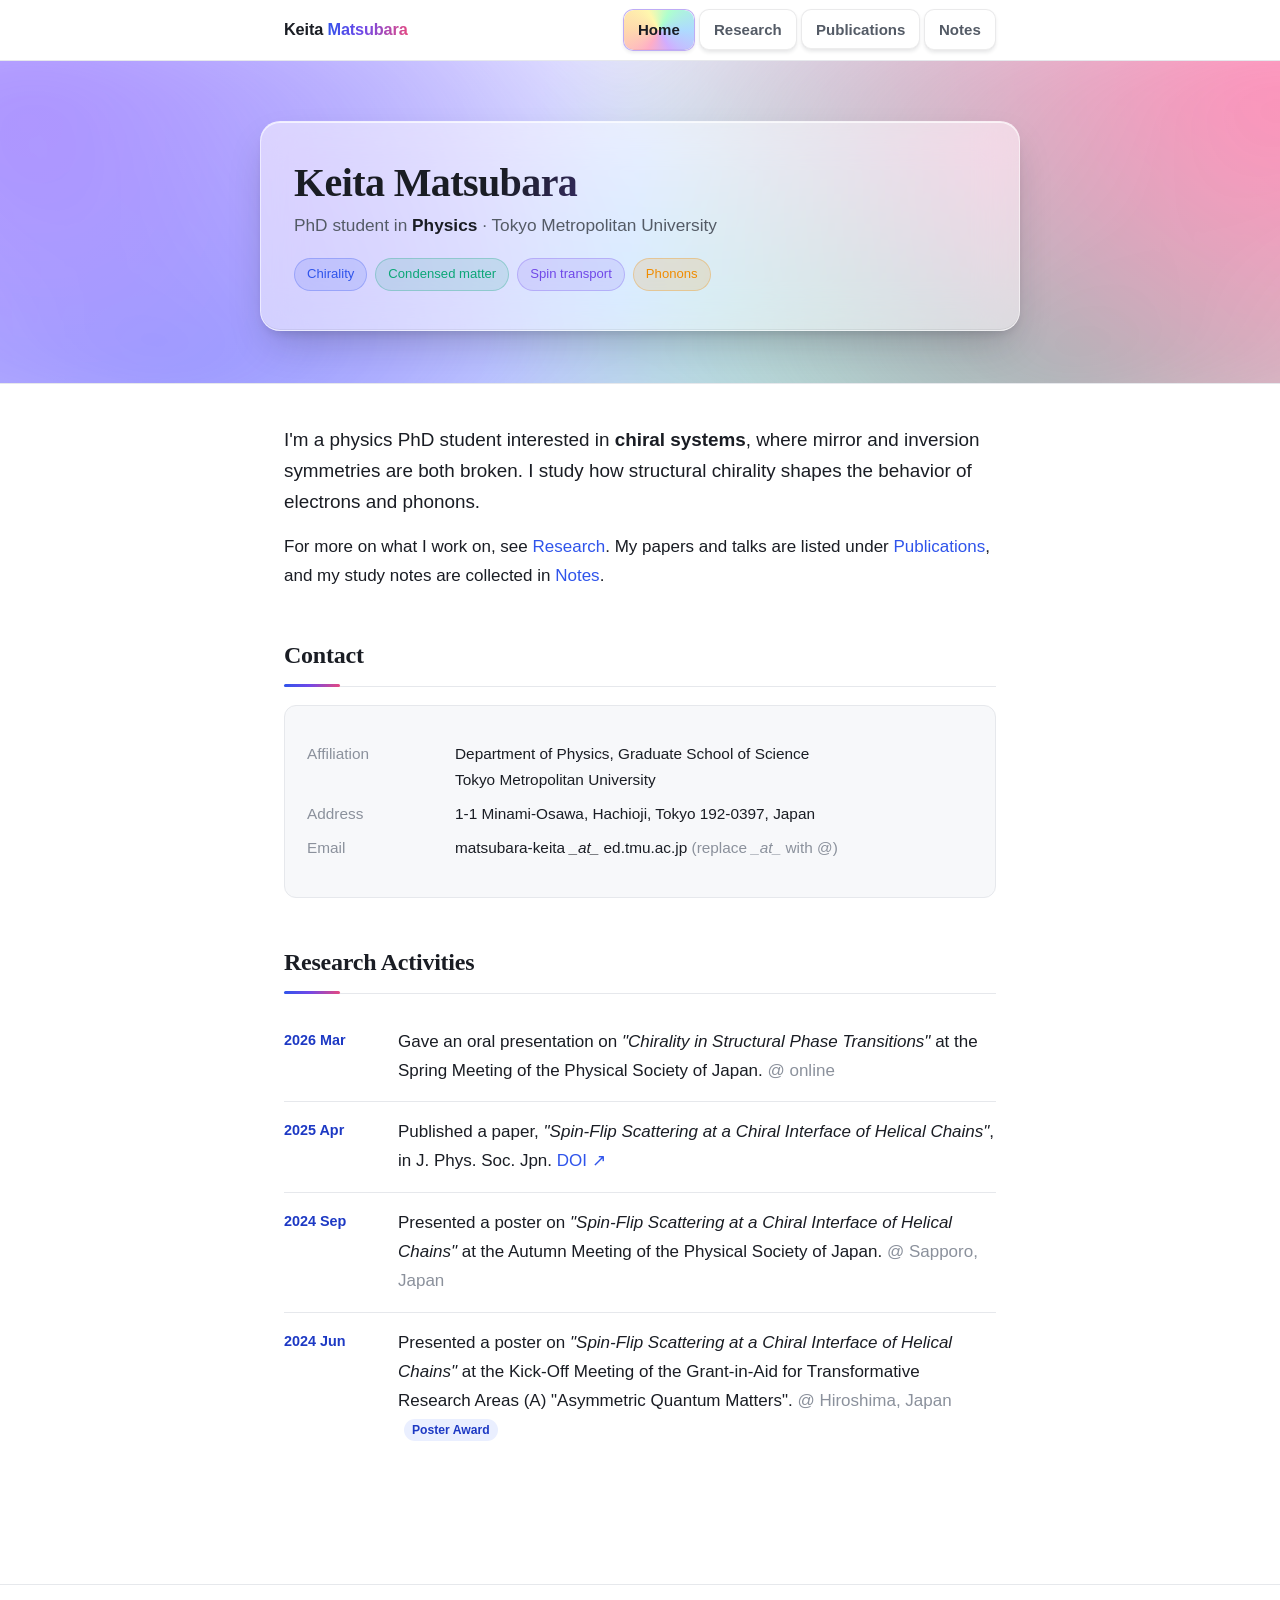
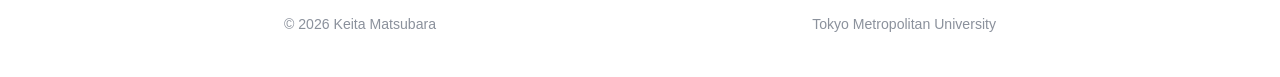
<file: index.html>
<!DOCTYPE html>
<html lang="en">
<head>
  <meta charset="UTF-8">
  <meta name="viewport" content="width=device-width, initial-scale=1">
  <meta name="google-site-verification" content="Buk1m5EcGpjLGKZphFH4ksImkn954iD2RoRn11OOwaY">
  <title>Keita Matsubara — Physics</title>
  <meta name="description" content="Keita Matsubara — PhD student in physics at Tokyo Metropolitan University, working on chiral systems, structural chirality, and spin transport.">
  <link rel="canonical" href="https://wonderwall0208.github.io/">
  <meta property="og:type" content="profile">
  <meta property="og:site_name" content="Keita Matsubara">
  <meta property="og:title" content="Keita Matsubara — Physics">
  <meta property="og:description" content="PhD student in physics at Tokyo Metropolitan University, working on chiral systems.">
  <meta property="og:url" content="https://wonderwall0208.github.io/">
  <meta name="twitter:card" content="summary">
  <link rel="stylesheet" href="styles.css">
  <script type="application/ld+json">
  {
    "@context": "https://schema.org",
    "@type": "Person",
    "name": "Keita Matsubara",
    "givenName": "Keita",
    "familyName": "Matsubara",
    "url": "https://wonderwall0208.github.io/",
    "jobTitle": "PhD student in Physics",
    "affiliation": {
      "@type": "CollegeOrUniversity",
      "name": "Tokyo Metropolitan University"
    },
    "knowsAbout": ["Chirality", "Condensed matter physics", "Structural chirality", "Spin transport", "Phonons"]
  }
  </script>
</head>
<body>
  <header class="site-header">
    <div class="wrap">
      <a class="brand" href="index.html">Keita <span>Matsubara</span></a>
      <nav class="nav">
        <a href="index.html" class="active">Home</a>
        <a href="research.html">Research</a>
        <a href="publications.html">Publications</a>
        <a href="notes.html">Notes</a>
      </nav>
    </div>
  </header>

  <div class="hero">
    <div class="wrap">
      <h1>Keita Matsubara</h1>
      <p class="role">PhD student in <strong>Physics</strong> · Tokyo Metropolitan University</p>
      <div class="tags">
        <span class="tag">Chirality</span>
        <span class="tag">Condensed matter</span>
        <span class="tag">Spin transport</span>
        <span class="tag">Phonons</span>
      </div>
    </div>
  </div>

  <main>
    <div class="wrap">

      <section>
        <p class="lead">
          I'm a physics PhD student interested in <strong>chiral systems</strong>, where
          mirror and inversion symmetries are both broken. I study how structural chirality
          shapes the behavior of electrons and phonons.
        </p>
        <p>
          For more on what I work on, see <a href="research.html">Research</a>.
          My papers and talks are listed under <a href="publications.html">Publications</a>,
          and my study notes are collected in <a href="notes.html">Notes</a>.
        </p>
      </section>

      <section>
        <h2 class="section-title">Contact</h2>
        <div class="card">
          <dl class="meta-grid">
            <dt>Affiliation</dt>
            <dd>
              Department of Physics, Graduate School of Science<br>
              Tokyo Metropolitan University
            </dd>
            <dt>Address</dt>
            <dd>1-1 Minami-Osawa, Hachioji, Tokyo 192-0397, Japan</dd>
            <dt>Email</dt>
            <dd>matsubara-keita <em>_at_</em> ed.tmu.ac.jp <span style="color:var(--text-faint)">(replace <em>_at_</em> with @)</span></dd>
          </dl>
        </div>
      </section>

      <section>
        <h2 class="section-title">Research Activities</h2>
        <ul class="timeline">
          <li>
            <span class="when">2026 Mar</span>
            <p class="what">
              Gave an oral presentation on <em>"Chirality in Structural Phase Transitions"</em>
              at the Spring Meeting of the Physical Society of Japan. <span style="color:var(--text-faint)">@ online</span>
            </p>
          </li>
          <li>
            <span class="when">2025 Apr</span>
            <p class="what">
              Published a paper, <em>"Spin-Flip Scattering at a Chiral Interface of Helical Chains"</em>,
              in J. Phys. Soc. Jpn.
              <a href="https://doi.org/10.7566/JPSJ.94.054706">DOI ↗</a>
            </p>
          </li>
          <li>
            <span class="when">2024 Sep</span>
            <p class="what">
              Presented a poster on <em>"Spin-Flip Scattering at a Chiral Interface of Helical Chains"</em>
              at the Autumn Meeting of the Physical Society of Japan. <span style="color:var(--text-faint)">@ Sapporo, Japan</span>
            </p>
          </li>
          <li>
            <span class="when">2024 Jun</span>
            <p class="what">
              Presented a poster on <em>"Spin-Flip Scattering at a Chiral Interface of Helical Chains"</em>
              at the Kick-Off Meeting of the Grant-in-Aid for Transformative Research Areas (A)
              "Asymmetric Quantum Matters". <span style="color:var(--text-faint)">@ Hiroshima, Japan</span>
              <span class="award">Poster Award</span>
            </p>
          </li>
        </ul>
      </section>

    </div>
  </main>

  <footer class="site-footer">
    <div class="wrap">
      <span>© 2026 Keita Matsubara</span>
      <span>Tokyo Metropolitan University</span>
    </div>
  </footer>
</body>
</html>
</file>
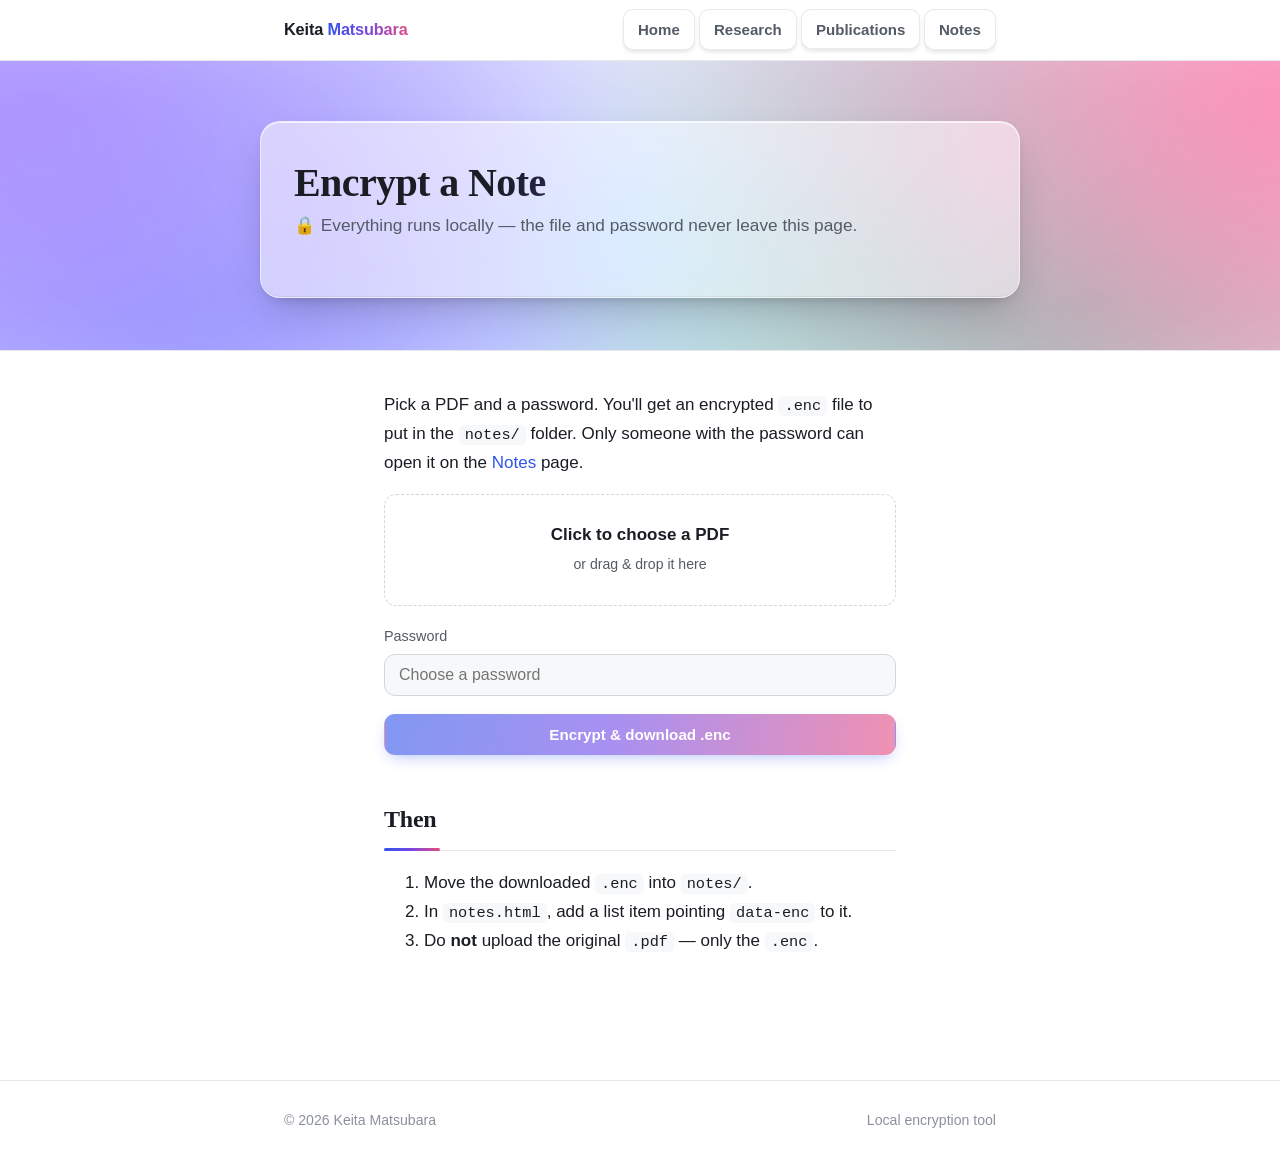
<file: encrypt-note.html>
<!DOCTYPE html>
<html lang="en">
<head>
  <meta charset="UTF-8">
  <meta name="viewport" content="width=device-width, initial-scale=1">
  <title>Encrypt a Note — Keita Matsubara</title>
  <meta name="robots" content="noindex, nofollow">
  <link rel="stylesheet" href="styles.css">
  <style>
    .tool { max-width: 560px; }
    .drop {
      border: 1.5px dashed var(--border-strong);
      border-radius: var(--radius);
      padding: 26px;
      text-align: center;
      color: var(--text-soft);
      cursor: pointer;
      transition: border-color .15s, background .15s;
    }
    .drop:hover, .drop.over { border-color: var(--accent); background: var(--bg-soft); }
    .drop strong { color: var(--text); }
    .field { margin-top: 18px; }
    .field label { display: block; font-size: .9rem; color: var(--text-soft); margin-bottom: 6px; }
    .out { margin-top: 18px; }
    .ok { color: var(--c-teal); font-weight: 600; }
    .warn { color: #e8590c; }
    code { background: var(--bg-soft); padding: 1px 6px; border-radius: 5px; font-size: .9em; }
  </style>
</head>
<body>
  <header class="site-header">
    <div class="wrap">
      <a class="brand" href="index.html">Keita <span>Matsubara</span></a>
      <nav class="nav">
        <a href="index.html">Home</a>
        <a href="research.html">Research</a>
        <a href="publications.html">Publications</a>
        <a href="notes.html">Notes</a>
      </nav>
    </div>
  </header>

  <div class="hero">
    <div class="wrap">
      <h1>Encrypt a Note</h1>
      <p class="role">🔒 Everything runs locally — the file and password never leave this page.</p>
    </div>
  </div>

  <main>
    <div class="wrap tool">
      <section>
        <p>Pick a PDF and a password. You'll get an encrypted <code>.enc</code> file to put in the
          <code>notes/</code> folder. Only someone with the password can open it on the
          <a href="notes.html">Notes</a> page.</p>

        <div class="drop" id="drop">
          <strong id="drop-name">Click to choose a PDF</strong><br>
          <span style="font-size:.88rem">or drag &amp; drop it here</span>
          <input type="file" id="file" accept="application/pdf" hidden>
        </div>

        <div class="field">
          <label for="pw">Password</label>
          <input class="pw-input" id="pw" type="text" placeholder="Choose a password"
                 autocomplete="off" spellcheck="false">
        </div>

        <div class="field">
          <button class="pw-btn primary" id="go" style="flex:none; width:100%;" disabled>Encrypt &amp; download .enc</button>
        </div>

        <div class="out" id="out"></div>
      </section>

      <section>
        <h2 class="section-title">Then</h2>
        <ol>
          <li>Move the downloaded <code>.enc</code> into <code>notes/</code>.</li>
          <li>In <code>notes.html</code>, add a list item pointing <code>data-enc</code> to it.</li>
          <li>Do <strong>not</strong> upload the original <code>.pdf</code> — only the <code>.enc</code>.</li>
        </ol>
      </section>
    </div>
  </main>

  <footer class="site-footer">
    <div class="wrap"><span>© 2026 Keita Matsubara</span><span>Local encryption tool</span></div>
  </footer>

  <script>
  (function () {
    "use strict";
    const ITERATIONS = 200000;
    const fileInput = document.getElementById("file");
    const drop = document.getElementById("drop");
    const dropName = document.getElementById("drop-name");
    const pw = document.getElementById("pw");
    const go = document.getElementById("go");
    const out = document.getElementById("out");
    let file = null;

    function refresh() { go.disabled = !(file && pw.value); }

    function setFile(f) {
      if (!f) return;
      if (f.type !== "application/pdf" && !f.name.toLowerCase().endsWith(".pdf")) {
        out.innerHTML = '<span class="warn">Please choose a PDF file.</span>';
        return;
      }
      file = f;
      dropName.textContent = f.name;
      out.textContent = "";
      refresh();
    }

    drop.addEventListener("click", () => fileInput.click());
    fileInput.addEventListener("change", () => setFile(fileInput.files[0]));
    ["dragover", "dragenter"].forEach((ev) =>
      drop.addEventListener(ev, (e) => { e.preventDefault(); drop.classList.add("over"); }));
    ["dragleave", "drop"].forEach((ev) =>
      drop.addEventListener(ev, (e) => { e.preventDefault(); drop.classList.remove("over"); }));
    drop.addEventListener("drop", (e) => setFile(e.dataTransfer.files[0]));
    pw.addEventListener("input", refresh);

    go.addEventListener("click", async () => {
      if (!file || !pw.value) return;
      go.disabled = true;
      out.textContent = "Encrypting…";
      try {
        const data = new Uint8Array(await file.arrayBuffer());
        const salt = crypto.getRandomValues(new Uint8Array(16));
        const iv = crypto.getRandomValues(new Uint8Array(12));
        const baseKey = await crypto.subtle.importKey(
          "raw", new TextEncoder().encode(pw.value), "PBKDF2", false, ["deriveKey"]);
        const key = await crypto.subtle.deriveKey(
          { name: "PBKDF2", salt, iterations: ITERATIONS, hash: "SHA-256" },
          baseKey, { name: "AES-GCM", length: 256 }, false, ["encrypt"]);
        const ct = new Uint8Array(await crypto.subtle.encrypt({ name: "AES-GCM", iv }, key, data));
        const blob = new Blob([salt, iv, ct], { type: "application/octet-stream" });
        const name = file.name.replace(/\.pdf$/i, "") + ".enc";
        const a = document.createElement("a");
        a.href = URL.createObjectURL(blob);
        a.download = name;
        a.click();
        setTimeout(() => URL.revokeObjectURL(a.href), 10000);
        out.innerHTML = '<span class="ok">✓ Downloaded ' + name +
          '</span> — move it into <code>notes/</code>.';
      } catch (e) {
        out.innerHTML = '<span class="warn">Encryption failed: ' + e.message + '</span>';
      } finally {
        go.disabled = false;
        refresh();
      }
    });
  })();
  </script>
</body>
</html>
</file>
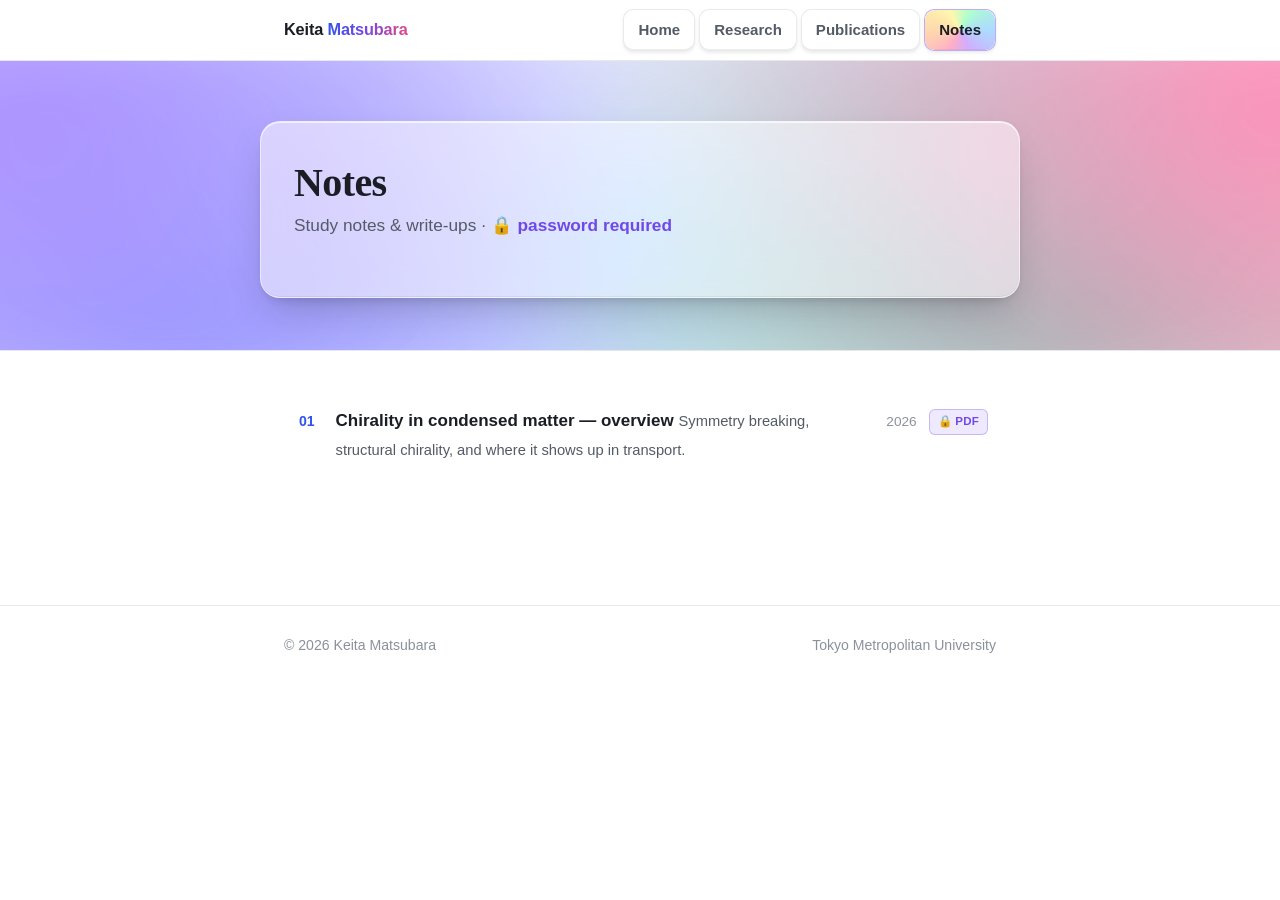
<file: notes.html>
<!DOCTYPE html>
<html lang="en">
<head>
  <meta charset="UTF-8">
  <meta name="viewport" content="width=device-width, initial-scale=1">
  <title>Notes — Keita Matsubara</title>
  <meta name="description" content="Study notes and write-ups (PDF) by Keita Matsubara.">
  <link rel="canonical" href="https://wonderwall0208.github.io/notes.html">
  <meta property="og:type" content="website">
  <meta property="og:site_name" content="Keita Matsubara">
  <meta property="og:title" content="Notes — Keita Matsubara">
  <meta property="og:description" content="Study notes and write-ups (password-protected PDFs).">
  <meta property="og:url" content="https://wonderwall0208.github.io/notes.html">
  <link rel="stylesheet" href="styles.css">
</head>
<body>
  <header class="site-header">
    <div class="wrap">
      <a class="brand" href="index.html">Keita <span>Matsubara</span></a>
      <nav class="nav">
        <a href="index.html">Home</a>
        <a href="research.html">Research</a>
        <a href="publications.html">Publications</a>
        <a href="notes.html" class="active">Notes</a>
      </nav>
    </div>
  </header>

  <div class="hero">
    <div class="wrap">
      <h1>Notes</h1>
      <p class="role">Study notes &amp; write-ups · <span class="lock-hint">🔒 password required</span></p>
    </div>
  </div>

  <main>
    <div class="wrap">

      <!--
        =====================================================================
        HOW TO ADD A NOTE
        ---------------------------------------------------------------------
        1. Encrypt your PDF with a password:
             - open  encrypt-note.html  in your browser (it runs locally),
               pick the PDF, type a password, and download the .enc file.
        2. Put the downloaded  .enc  file in the  notes/  folder,
           e.g.  notes/my-note.enc   (do NOT upload the plain .pdf).
        3. Copy one <li>...</li> block below and edit:
             - data-enc  -> path to the .enc file
             - data-name -> the title (also shown in the password dialog)
             - note-name -> the title shown in the list
             - note-desc -> (optional) one-line description; delete if unused
             - note-date -> (optional) date
        Newest at the top. The password never leaves the browser.
        =====================================================================
      -->
      <section>
        <ol class="note-list">

          <li>
            <a class="note-link" href="notes/chirality-overview.enc"
               data-enc="notes/chirality-overview.enc"
               data-name="Chirality in condensed matter — overview">
              <span class="note-num">01</span>
              <span class="note-body">
                <span class="note-name">Chirality in condensed matter — overview</span>
                <span class="note-desc">Symmetry breaking, structural chirality, and where it shows up in transport.</span>
              </span>
              <span class="note-side">
                <span class="note-date">2026</span>
                <span class="badge-lock">🔒 PDF</span>
              </span>
            </a>
          </li>

          <!-- Duplicate the block above for each new note. -->

        </ol>
      </section>

      <!-- Password dialog -->
      <div class="pw-modal" id="pw-modal" role="dialog" aria-modal="true" aria-labelledby="pw-title">
        <form class="pw-card" id="pw-form">
          <div class="pw-lock">🔒</div>
          <h2 class="pw-title" id="pw-title">Protected note</h2>
          <p class="pw-sub">Enter the password to open<br><strong id="pw-note-name"></strong></p>
          <input class="pw-input" id="pw-input" type="password" placeholder="Password"
                 autocomplete="off" autocapitalize="off" spellcheck="false">
          <p class="pw-error" id="pw-error"></p>
          <div class="pw-actions">
            <button type="button" class="pw-btn ghost" id="pw-cancel">Cancel</button>
            <button type="submit" class="pw-btn primary" id="pw-submit">Unlock</button>
          </div>
        </form>
      </div>

    </div>
  </main>

  <footer class="site-footer">
    <div class="wrap">
      <span>© 2026 Keita Matsubara</span>
      <span>Tokyo Metropolitan University</span>
    </div>
  </footer>
  <script src="notes.js"></script>
</body>
</html>
</file>
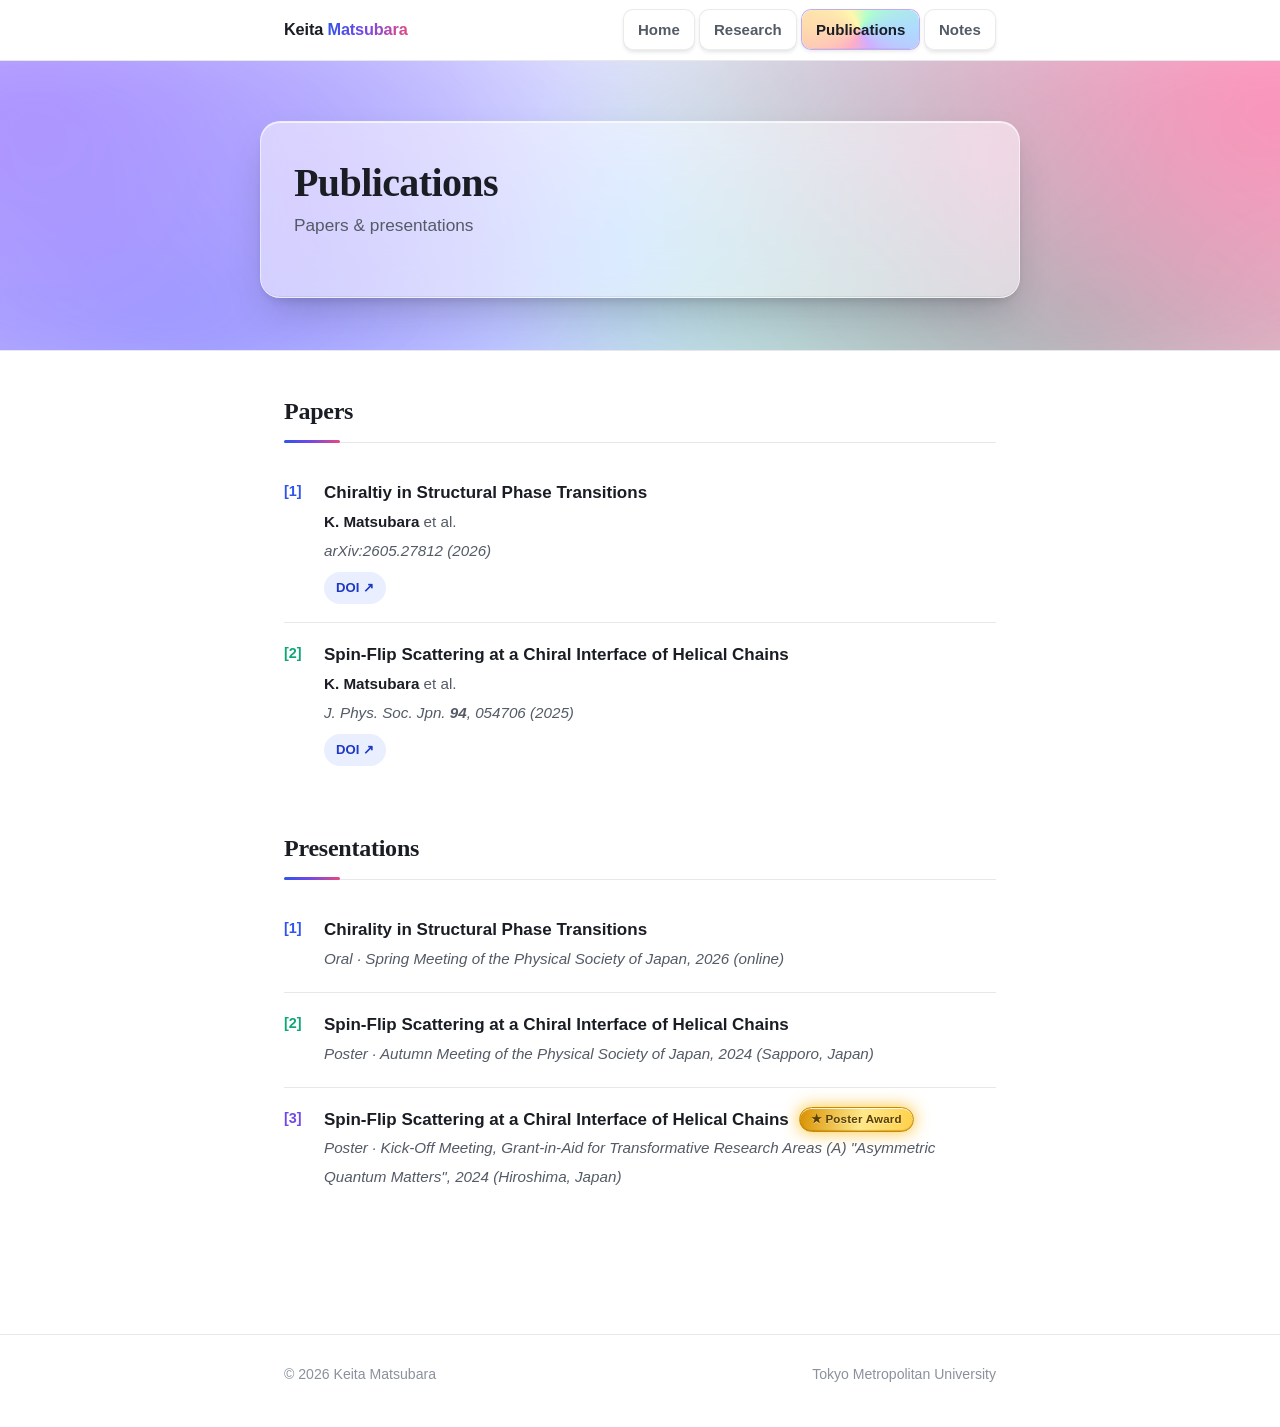
<file: publications.html>
<!DOCTYPE html>
<html lang="en">
<head>
  <meta charset="UTF-8">
  <meta name="viewport" content="width=device-width, initial-scale=1">
  <title>Publications — Keita Matsubara</title>
  <meta name="description" content="Publications and presentations by Keita Matsubara on chirality in condensed matter.">
  <link rel="canonical" href="https://wonderwall0208.github.io/publications.html">
  <meta property="og:type" content="article">
  <meta property="og:site_name" content="Keita Matsubara">
  <meta property="og:title" content="Publications — Keita Matsubara">
  <meta property="og:description" content="Papers and presentations by Keita Matsubara.">
  <meta property="og:url" content="https://wonderwall0208.github.io/publications.html">
  <link rel="stylesheet" href="styles.css">
</head>
<body>
  <header class="site-header">
    <div class="wrap">
      <a class="brand" href="index.html">Keita <span>Matsubara</span></a>
      <nav class="nav">
        <a href="index.html">Home</a>
        <a href="research.html">Research</a>
        <a href="publications.html" class="active">Publications</a>
        <a href="notes.html">Notes</a>
      </nav>
    </div>
  </header>

  <div class="hero">
    <div class="wrap">
      <h1>Publications</h1>
      <p class="role">Papers &amp; presentations</p>
    </div>
  </div>

  <main>
    <div class="wrap">

      <section>
        <h2 class="section-title">Papers</h2>
        <ol class="pub-list">
          <li>
            <span class="pub-title">Chiraltiy in Structural Phase Transitions</span>
            <span class="pub-authors"><span class="me">K. Matsubara</span> et&nbsp;al.</span><br>
            <span class="pub-venue">arXiv:2605.27812 (2026)</span>
            <div class="pub-links">
              <a class="pill" href="https://doi.org/10.48550/arXiv.2605.27812">DOI ↗</a>
            </div>
          </li>
          <li>
            <span class="pub-title">Spin-Flip Scattering at a Chiral Interface of Helical Chains</span>
            <span class="pub-authors"><span class="me">K. Matsubara</span> et&nbsp;al.</span><br>
            <span class="pub-venue">J. Phys. Soc. Jpn. <strong>94</strong>, 054706 (2025)</span>
            <div class="pub-links">
              <a class="pill" href="https://doi.org/10.7566/JPSJ.94.054706">DOI ↗</a>
            </div>
          </li>
        </ol>
      </section>

      <section>
        <h2 class="section-title">Presentations</h2>
        <ol class="pub-list">
          <li>
            <span class="pub-title">Chirality in Structural Phase Transitions</span>
            <span class="pub-venue">Oral · Spring Meeting of the Physical Society of Japan, 2026 (online)</span>
          </li>
          <li>
            <span class="pub-title">Spin-Flip Scattering at a Chiral Interface of Helical Chains</span>
            <span class="pub-venue">Poster · Autumn Meeting of the Physical Society of Japan, 2024 (Sapporo, Japan)</span>
          </li>
          <li>
            <span class="pub-title">Spin-Flip Scattering at a Chiral Interface of Helical Chains<span class="award-gold">★ Poster Award</span></span>
            <span class="pub-venue">Poster · Kick-Off Meeting, Grant-in-Aid for Transformative Research Areas (A) "Asymmetric Quantum Matters", 2024 (Hiroshima, Japan)</span>
          </li>
        </ol>
      </section>

    </div>
  </main>

  <footer class="site-footer">
    <div class="wrap">
      <span>© 2026 Keita Matsubara</span>
      <span>Tokyo Metropolitan University</span>
    </div>
  </footer>
</body>
</html>
</file>
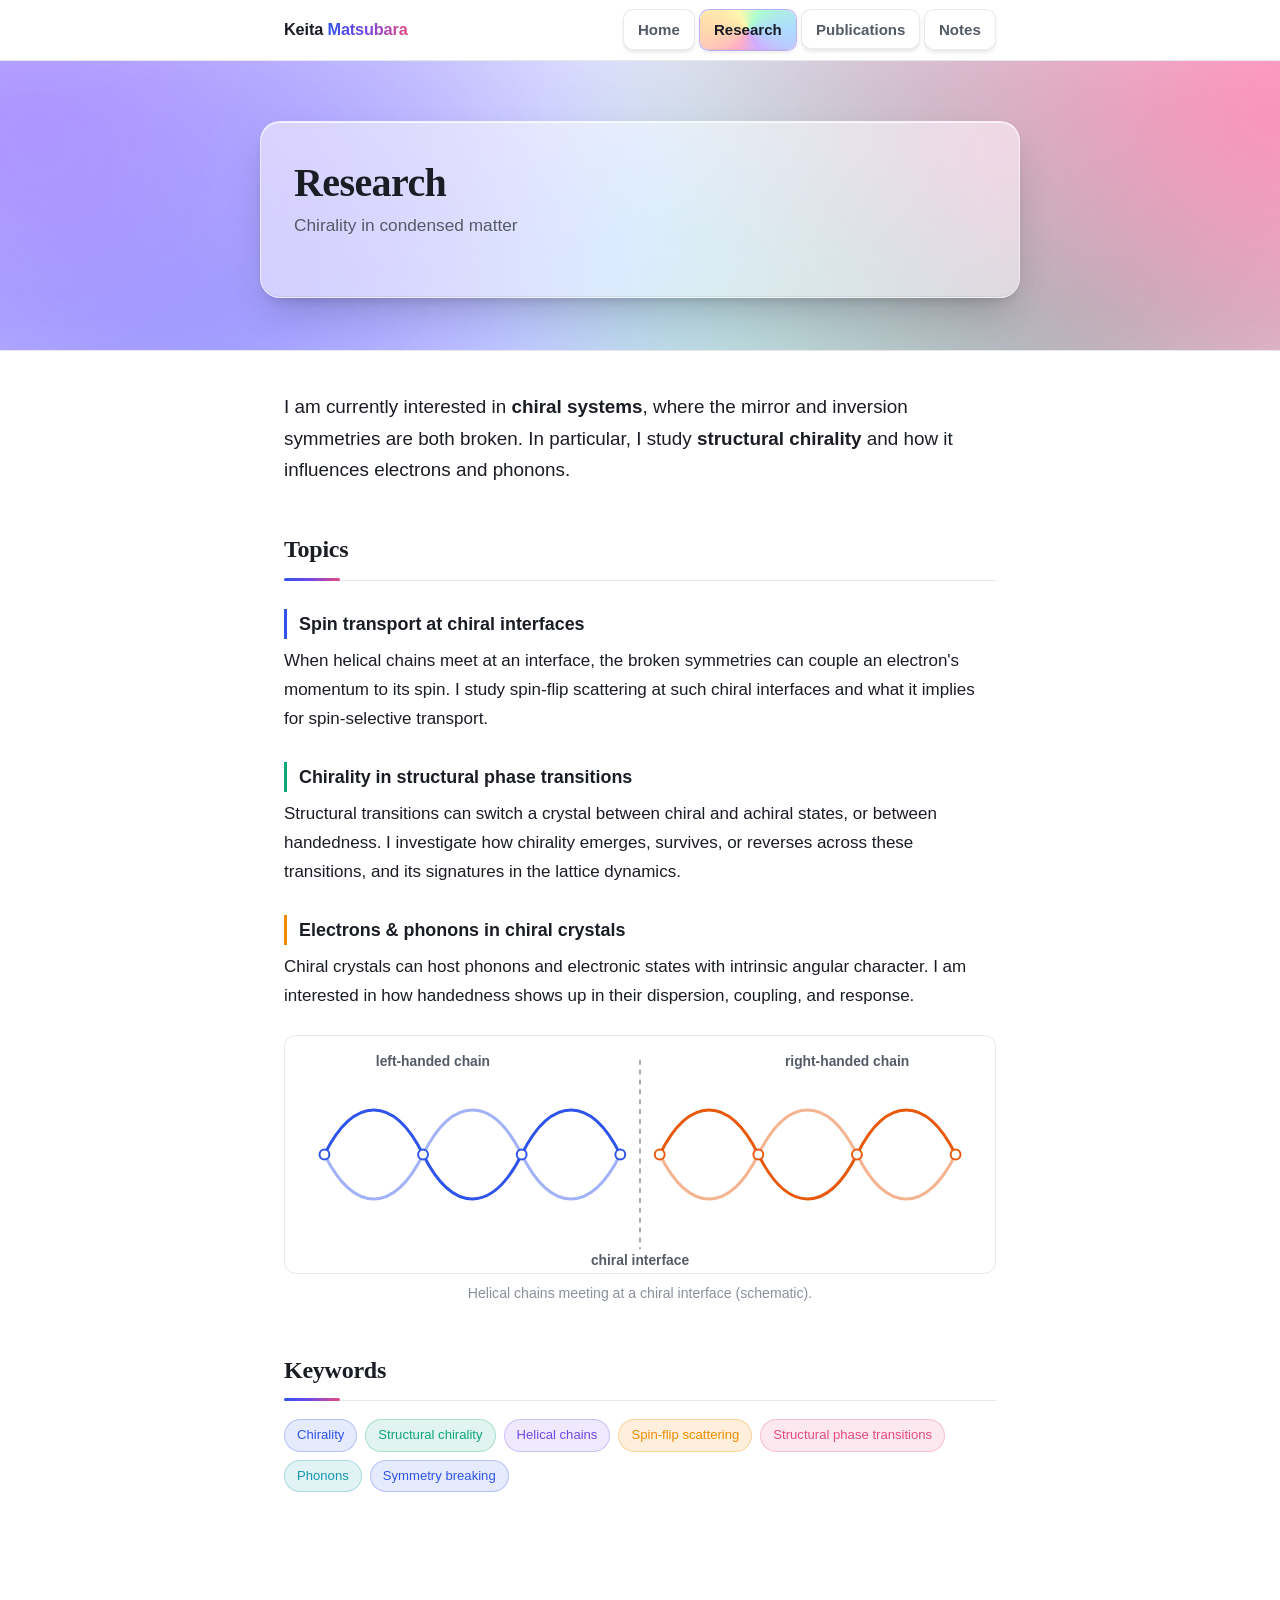
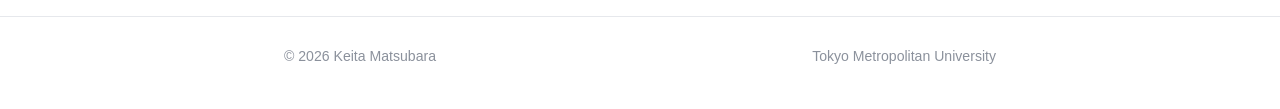
<file: research.html>
<!DOCTYPE html>
<html lang="en">
<head>
  <meta charset="UTF-8">
  <meta name="viewport" content="width=device-width, initial-scale=1">
  <title>Research — Keita Matsubara</title>
  <meta name="description" content="Research on chiral systems: structural chirality and its influence on electrons and phonons, by Keita Matsubara.">
  <link rel="canonical" href="https://wonderwall0208.github.io/research.html">
  <meta property="og:type" content="article">
  <meta property="og:site_name" content="Keita Matsubara">
  <meta property="og:title" content="Research — Keita Matsubara">
  <meta property="og:description" content="Chirality in condensed matter: structural chirality and its influence on electrons and phonons.">
  <meta property="og:url" content="https://wonderwall0208.github.io/research.html">
  <link rel="stylesheet" href="styles.css">
</head>
<body>
  <header class="site-header">
    <div class="wrap">
      <a class="brand" href="index.html">Keita <span>Matsubara</span></a>
      <nav class="nav">
        <a href="index.html">Home</a>
        <a href="research.html" class="active">Research</a>
        <a href="publications.html">Publications</a>
        <a href="notes.html">Notes</a>
      </nav>
    </div>
  </header>

  <div class="hero">
    <div class="wrap">
      <h1>Research</h1>
      <p class="role">Chirality in condensed matter</p>
    </div>
  </div>

  <main>
    <div class="wrap">

      <section>
        <p class="lead">
          I am currently interested in <strong>chiral systems</strong>, where the mirror and
          inversion symmetries are both broken. In particular, I study <strong>structural
          chirality</strong> and how it influences electrons and phonons.
        </p>
      </section>

      <section>
        <h2 class="section-title">Topics</h2>

        <h3>Spin transport at chiral interfaces</h3>
        <p>
          When helical chains meet at an interface, the broken symmetries can couple an
          electron's momentum to its spin. I study spin-flip scattering at such chiral
          interfaces and what it implies for spin-selective transport.
        </p>

        <h3>Chirality in structural phase transitions</h3>
        <p>
          Structural transitions can switch a crystal between chiral and achiral states, or
          between handedness. I investigate how chirality emerges, survives, or reverses
          across these transitions, and its signatures in the lattice dynamics.
        </p>

        <h3>Electrons &amp; phonons in chiral crystals</h3>
        <p>
          Chiral crystals can host phonons and electronic states with intrinsic angular
          character. I am interested in how handedness shows up in their dispersion,
          coupling, and response.
        </p>

        <figure>
          <img src="images/chiral_diagram_placeholder.svg" alt="Schematic of helical chains at a chiral interface" onerror="this.closest('figure').style.display='none'">
          <figcaption>Helical chains meeting at a chiral interface (schematic).</figcaption>
        </figure>
      </section>

      <section>
        <h2 class="section-title">Keywords</h2>
        <div class="tags">
          <span class="tag">Chirality</span>
          <span class="tag">Structural chirality</span>
          <span class="tag">Helical chains</span>
          <span class="tag">Spin-flip scattering</span>
          <span class="tag">Structural phase transitions</span>
          <span class="tag">Phonons</span>
          <span class="tag">Symmetry breaking</span>
        </div>
      </section>

    </div>
  </main>

  <footer class="site-footer">
    <div class="wrap">
      <span>© 2026 Keita Matsubara</span>
      <span>Tokyo Metropolitan University</span>
    </div>
  </footer>
</body>
</html>
</file>
<file: styles.css>
/* =========================================================
   Keita Matsubara — Research Site
   Modern academic theme (light + dark)
   ========================================================= */

:root {
  --bg: #ffffff;
  --bg-soft: #f7f8fa;
  --bg-elev: #ffffff;
  --text: #1a1d24;
  --text-soft: #545b66;
  --text-faint: #8b919c;
  --border: #e6e8ec;
  --border-strong: #d3d7dd;
  --accent: #2f54eb;
  --accent-soft: #eaefff;
  --accent-ink: #1d39c4;
  /* accent palette */
  --c-indigo: #2f54eb;
  --c-violet: #7048e8;
  --c-teal:   #0ca678;
  --c-amber:  #f08c00;
  --c-rose:   #e64980;
  --c-cyan:   #1098ad;
  --grad: linear-gradient(100deg, #2f54eb 0%, #7048e8 45%, #e64980 100%);
  --grad-soft: linear-gradient(120deg, #eef1ff 0%, #f3edff 50%, #ffeef5 100%);
  --shadow: 0 1px 2px rgba(20, 24, 35, .04), 0 4px 16px rgba(20, 24, 35, .05);
  --radius: 12px;
  --maxw: 760px;
  --font-sans: -apple-system, BlinkMacSystemFont, "Segoe UI", Roboto, "Helvetica Neue", Arial, "Hiragino Kaku Gothic ProN", "Noto Sans JP", sans-serif;
  --font-serif: "Iowan Old Style", "Palatino Linotype", Palatino, "Book Antiqua", Georgia, "Hiragino Mincho ProN", serif;
}

@media (prefers-color-scheme: dark) {
  :root {
    --bg: #0f1115;
    --bg-soft: #15181e;
    --bg-elev: #181b22;
    --text: #e7e9ee;
    --text-soft: #a8aeb9;
    --text-faint: #6f7682;
    --border: #262a33;
    --border-strong: #343a45;
    --accent: #6b8aff;
    --accent-soft: #1b2440;
    --accent-ink: #93a9ff;
    --c-indigo: #6b8aff;
    --c-violet: #b197fc;
    --c-teal:   #38d9a9;
    --c-amber:  #ffc078;
    --c-rose:   #faa8c8;
    --c-cyan:   #66d9e8;
    --grad: linear-gradient(100deg, #6b8aff 0%, #b197fc 45%, #faa8c8 100%);
    --grad-soft: linear-gradient(120deg, #161a2e 0%, #1c1830 50%, #2a1622 100%);
    --shadow: 0 1px 2px rgba(0, 0, 0, .3), 0 6px 20px rgba(0, 0, 0, .35);
  }
}

* { box-sizing: border-box; }

html { scroll-behavior: smooth; }

body {
  margin: 0;
  background: var(--bg);
  color: var(--text);
  font-family: var(--font-sans);
  font-size: 17px;
  line-height: 1.7;
  -webkit-font-smoothing: antialiased;
  text-rendering: optimizeLegibility;
}

.wrap {
  max-width: var(--maxw);
  margin: 0 auto;
  padding: 0 24px;
}

/* ---------- Header / nav ---------- */
.site-header {
  border-bottom: 1px solid var(--border);
  background: color-mix(in srgb, var(--bg) 88%, transparent);
  backdrop-filter: saturate(180%) blur(10px);
  position: sticky;
  top: 0;
  z-index: 50;
}
.site-header .wrap {
  display: flex;
  align-items: center;
  justify-content: space-between;
  gap: 16px;
  min-height: 60px;
  flex-wrap: wrap;
}
.brand {
  font-weight: 700;
  letter-spacing: -.01em;
  color: var(--text);
  text-decoration: none;
  font-size: 1.02rem;
}
.brand span {
  background: var(--grad);
  -webkit-background-clip: text;
  background-clip: text;
  color: transparent;
}
.nav {
  display: flex;
  gap: 4px;
  flex-wrap: wrap;
}
.nav a {
  position: relative;
  isolation: isolate;            /* keep the prism layer inside the button */
  overflow: hidden;
  color: var(--text-soft);
  text-decoration: none;
  font-size: .94rem;
  font-weight: 600;
  padding: 7px 14px;
  border-radius: 10px;
  border: 1px solid color-mix(in srgb, var(--text) 9%, transparent);
  background: color-mix(in srgb, var(--bg) 55%, transparent);
  -webkit-backdrop-filter: blur(8px) saturate(150%);
  backdrop-filter: blur(8px) saturate(150%);
  /* glass thickness: top light edge + bottom shade + soft drop shadow */
  box-shadow:
    inset 0 1px 0 color-mix(in srgb, #ffffff 65%, transparent),
    inset 0 -1px 0 color-mix(in srgb, #000000 7%, transparent),
    0 2px 4px -1px rgba(20, 24, 35, .12);
  transition: transform .16s ease, box-shadow .16s ease, color .16s, border-color .16s;
}
/* holographic prism sheen, hidden until hover/active */
.nav a::before {
  content: "";
  position: absolute;
  inset: 0;
  z-index: -1;
  border-radius: inherit;
  background: conic-gradient(from 210deg at 50% 50%,
    #ff5d8f, #ffb45d, #fff15d, #5dff9e, #5db8ff, #a35dff, #ff5d8f);
  opacity: 0;
  transition: opacity .22s ease;
  pointer-events: none;
}
/* moving light streak (glass shine) */
.nav a::after {
  content: "";
  position: absolute;
  top: 0;
  left: -60%;
  width: 45%;
  height: 100%;
  background: linear-gradient(100deg, transparent, color-mix(in srgb, #ffffff 75%, transparent), transparent);
  transform: skewX(-18deg);
  opacity: 0;
  pointer-events: none;
}
.nav a:hover {
  color: var(--text);
  transform: translateY(-1.5px);
  border-color: color-mix(in srgb, var(--c-violet) 35%, transparent);
  box-shadow:
    inset 0 1px 0 color-mix(in srgb, #ffffff 75%, transparent),
    inset 0 -1px 0 color-mix(in srgb, #000000 8%, transparent),
    0 6px 14px -4px rgba(47, 84, 235, .3);
}
.nav a:hover::before { opacity: .4; }
.nav a:hover::after { animation: nav-shine .6s ease forwards; }
.nav a:active { transform: translateY(0); }
.nav a.active {
  color: var(--text);
  border-color: color-mix(in srgb, var(--c-violet) 45%, transparent);
}
.nav a.active::before { opacity: .5; }
@keyframes nav-shine {
  from { left: -60%; opacity: .9; }
  to   { left: 120%; opacity: 0; }
}
@media (prefers-color-scheme: dark) {
  .nav a {
    box-shadow:
      inset 0 1px 0 color-mix(in srgb, #ffffff 14%, transparent),
      inset 0 -1px 0 rgba(0, 0, 0, .35),
      0 2px 5px -1px rgba(0, 0, 0, .45);
  }
  .nav a:hover::before { opacity: .5; }
  .nav a.active::before { opacity: .6; }
}
@media (prefers-reduced-motion: reduce) {
  .nav a:hover { transform: none; }
  .nav a:hover::after { animation: none; }
}

/* ---------- Hero ---------- */
.hero {
  position: relative;
  padding: 60px 0 52px;
  border-bottom: 1px solid var(--border);
  background: var(--grad-soft);
  overflow: hidden;
}
/* floating, blurred colour orbs sitting BEHIND the glass */
.hero::before {
  content: "";
  position: absolute;
  inset: -25%;
  background:
    radial-gradient(circle at 18% 28%, var(--c-violet), transparent 38%),
    radial-gradient(circle at 84% 20%, var(--c-rose), transparent 40%),
    radial-gradient(circle at 72% 88%, var(--c-teal), transparent 42%),
    radial-gradient(circle at 26% 92%, var(--c-indigo), transparent 40%);
  filter: blur(52px) saturate(125%);
  opacity: .55;
  pointer-events: none;
}

/* the glass panel itself */
.hero .wrap {
  position: relative;
  padding: 40px 34px;
  border-radius: 20px;
}
.hero .wrap::before {
  content: "";
  position: absolute;
  inset: 0;
  z-index: 0;
  border-radius: inherit;
  background: color-mix(in srgb, var(--bg) 52%, transparent);
  -webkit-backdrop-filter: blur(20px) saturate(160%);
  backdrop-filter: blur(20px) saturate(160%);
  border: 1px solid color-mix(in srgb, #ffffff 55%, transparent);
  box-shadow:
    inset 0 1px 0 color-mix(in srgb, #ffffff 70%, transparent),   /* top light edge */
    inset 0 -1px 0 color-mix(in srgb, #000000 6%, transparent),   /* bottom shade   */
    0 18px 40px -12px rgba(20, 24, 35, .28),                      /* cast shadow    */
    0 6px 14px -8px rgba(20, 24, 35, .25);
}
.hero .wrap > * { position: relative; z-index: 1; }
@media (prefers-color-scheme: dark) {
  .hero .wrap::before {
    background: color-mix(in srgb, var(--bg) 48%, transparent);
    border-color: color-mix(in srgb, #ffffff 14%, transparent);
    box-shadow:
      inset 0 1px 0 color-mix(in srgb, #ffffff 16%, transparent),
      inset 0 -1px 0 rgba(0, 0, 0, .35),
      0 22px 48px -14px rgba(0, 0, 0, .6),
      0 8px 18px -10px rgba(0, 0, 0, .5);
  }
}
.hero h1 {
  font-family: var(--font-serif);
  font-size: 2.5rem;
  line-height: 1.1;
  letter-spacing: -.015em;
  margin: 0 0 6px;
  background: linear-gradient(120deg, var(--text) 30%, var(--c-violet) 75%, var(--c-rose) 100%);
  -webkit-background-clip: text;
  background-clip: text;
  color: transparent;
}
.hero .role {
  color: var(--text-soft);
  font-size: 1.08rem;
  margin: 0 0 18px;
}
.hero .role strong { color: var(--text); font-weight: 600; }

/* ---------- Sections ---------- */
main { padding: 40px 0 80px; }
section { margin-bottom: 44px; }
.section-title {
  position: relative;
  font-family: var(--font-serif);
  font-size: 1.5rem;
  letter-spacing: -.01em;
  margin: 0 0 18px;
  padding-bottom: 10px;
  border-bottom: 1px solid var(--border);
}
.section-title::after {
  content: "";
  position: absolute;
  left: 0;
  bottom: -1px;
  width: 56px;
  height: 3px;
  border-radius: 3px;
  background: var(--grad);
}
h3 {
  font-size: 1.12rem;
  margin: 28px 0 8px;
  padding-left: 12px;
  border-left: 3px solid var(--c-violet);
}
h3:nth-of-type(3n+1) { border-left-color: var(--c-indigo); }
h3:nth-of-type(3n+2) { border-left-color: var(--c-teal); }
h3:nth-of-type(3n+3) { border-left-color: var(--c-amber); }
p { margin: 0 0 16px; }
a { color: var(--accent); text-decoration: none; }
a:hover { text-decoration: underline; }
hr { border: none; border-top: 1px solid var(--border); margin: 28px 0; }
strong { font-weight: 600; }

.lead {
  font-size: 1.18rem;
  line-height: 1.65;
  color: var(--text);
}

/* ---------- Meta / contact card ---------- */
.card {
  background: var(--bg-soft);
  border: 1px solid var(--border);
  border-radius: var(--radius);
  padding: 20px 22px;
}
.meta-grid {
  display: grid;
  grid-template-columns: 130px 1fr;
  gap: 8px 18px;
  font-size: .96rem;
}
.meta-grid dt { color: var(--text-faint); font-weight: 500; }
.meta-grid dd { margin: 0; color: var(--text); }

/* ---------- Timeline (activities) ---------- */
.timeline { list-style: none; margin: 0; padding: 0; }
.timeline li {
  display: grid;
  grid-template-columns: 96px 1fr;
  gap: 18px;
  padding: 16px 0;
  border-top: 1px solid var(--border);
}
.timeline li:first-child { border-top: none; }
.timeline .when {
  color: var(--accent-ink);
  font-weight: 600;
  font-size: .9rem;
  font-variant-numeric: tabular-nums;
  white-space: nowrap;
}
.timeline .what { margin: 0; }
.timeline .what .award {
  display: inline-block;
  margin-left: 6px;
  font-size: .76rem;
  font-weight: 600;
  color: var(--accent-ink);
  background: var(--accent-soft);
  padding: 1px 8px;
  border-radius: 999px;
  vertical-align: 1px;
}

/* ---------- Publications ---------- */
.pub-list { list-style: none; margin: 0; padding: 0; counter-reset: pub; }
.pub-list li {
  position: relative;
  padding: 18px 0 18px 40px;
  border-top: 1px solid var(--border);
}
.pub-list li:first-child { border-top: none; }
.pub-list li::before {
  counter-increment: pub;
  content: "[" counter(pub) "]";
  position: absolute;
  left: 0;
  top: 18px;
  color: var(--accent);
  font-weight: 600;
  font-variant-numeric: tabular-nums;
  font-size: .9rem;
}
.pub-list li:nth-child(4n+1)::before { color: var(--c-indigo); }
.pub-list li:nth-child(4n+2)::before { color: var(--c-teal); }
.pub-list li:nth-child(4n+3)::before { color: var(--c-violet); }
.pub-list li:nth-child(4n+4)::before { color: var(--c-rose); }
.pub-title { font-weight: 600; display: block; }
.pub-authors { color: var(--text-soft); font-size: .95rem; }
.pub-authors .me { color: var(--text); font-weight: 600; }
.pub-venue { color: var(--text-soft); font-size: .95rem; font-style: italic; }
.pub-links { margin-top: 6px; display: flex; gap: 8px; flex-wrap: wrap; }

/* glowing gold award badge, sits inline next to the title */
.award-gold {
  display: inline-flex;
  align-items: center;
  gap: 5px;
  margin-left: 10px;
  vertical-align: 2px;
  font-size: .72rem;
  font-weight: 800;
  letter-spacing: .02em;
  color: #5a3d00;
  background: linear-gradient(100deg, #d99100 0%, #ffe88a 25%, #ffd24d 45%, #fff6c8 52%, #ffd24d 60%, #d99100 100%);
  background-size: 220% 100%;
  border: 1px solid #c98a00;
  border-radius: 999px;
  padding: 2px 11px;
  text-shadow: 0 1px 0 rgba(255, 255, 255, .45);
  /* constant gold glow */
  box-shadow:
    inset 0 1px 0 rgba(255, 255, 255, .85),
    inset 0 -1px 1px rgba(140, 90, 0, .35),
    0 0 16px 1px rgba(255, 193, 40, .85);
  animation: gold-shimmer 3.2s linear infinite;
}
@keyframes gold-shimmer {
  from { background-position: 220% 0; }
  to   { background-position: -120% 0; }
}
@media (prefers-color-scheme: dark) {
  .award-gold {
    border-color: #a87400;
    box-shadow:
      inset 0 1px 0 rgba(255, 255, 255, .7),
      inset 0 -1px 1px rgba(120, 75, 0, .4),
      0 0 14px rgba(255, 196, 60, .6);
  }
}
@media (prefers-reduced-motion: reduce) {
  .award-gold { animation: none; }
}

/* ---------- Notes (PDF list, PRB style) ---------- */
.note-list { list-style: none; margin: 0; padding: 0; }
.note-list li { border-top: 1px solid var(--border); }
.note-list li:first-child { border-top: none; }
.note-link {
  display: flex;
  align-items: baseline;
  gap: 14px;
  padding: 16px 8px 16px 4px;
  text-decoration: none;
  color: inherit;
  border-radius: 8px;
  transition: background .15s;
}
.note-link {
  border-left: 3px solid transparent;
  padding-left: 12px;
}
.note-link:hover { background: var(--bg-soft); text-decoration: none; }
.note-link:hover .note-name { color: var(--accent-ink); }
.note-list li:nth-child(5n+1) .note-link:hover { border-left-color: var(--c-indigo); }
.note-list li:nth-child(5n+2) .note-link:hover { border-left-color: var(--c-teal); }
.note-list li:nth-child(5n+3) .note-link:hover { border-left-color: var(--c-violet); }
.note-list li:nth-child(5n+4) .note-link:hover { border-left-color: var(--c-amber); }
.note-list li:nth-child(5n+5) .note-link:hover { border-left-color: var(--c-rose); }
.note-num {
  color: var(--accent);
  font-weight: 600;
  font-variant-numeric: tabular-nums;
  font-size: .88rem;
  min-width: 1.6em;
}
.note-body { flex: 1; }
.note-name { font-weight: 600; transition: color .15s; }
.note-desc { color: var(--text-soft); font-size: .92rem; margin-top: 2px; }
.note-side {
  display: flex;
  align-items: center;
  gap: 12px;
  white-space: nowrap;
}
.note-date { color: var(--text-faint); font-size: .85rem; font-variant-numeric: tabular-nums; }
.badge-pdf {
  font-size: .72rem;
  font-weight: 700;
  letter-spacing: .04em;
  color: #c0392b;
  background: #fdecea;
  border: 1px solid #f5c6c0;
  padding: 2px 8px;
  border-radius: 6px;
}
@media (prefers-color-scheme: dark) {
  .badge-pdf { color: #ff8f80; background: #2a1714; border-color: #5a2a22; }
}
.badge-lock {
  font-size: .72rem;
  font-weight: 700;
  letter-spacing: .02em;
  color: var(--c-violet);
  background: color-mix(in srgb, var(--c-violet) 12%, transparent);
  border: 1px solid color-mix(in srgb, var(--c-violet) 30%, transparent);
  padding: 2px 8px;
  border-radius: 6px;
  white-space: nowrap;
}
.lock-hint {
  color: var(--c-violet);
  font-weight: 600;
}

/* ---------- Password modal ---------- */
.pw-modal {
  position: fixed;
  inset: 0;
  z-index: 100;
  display: none;
  align-items: center;
  justify-content: center;
  padding: 20px;
  background: color-mix(in srgb, #0b0d12 55%, transparent);
  -webkit-backdrop-filter: blur(6px);
  backdrop-filter: blur(6px);
}
.pw-modal.open { display: flex; animation: pw-fade .18s ease; }
@keyframes pw-fade { from { opacity: 0; } to { opacity: 1; } }

.pw-card {
  width: 100%;
  max-width: 380px;
  text-align: center;
  background: var(--bg-elev);
  border: 1px solid var(--border);
  border-radius: 18px;
  padding: 28px 26px 24px;
  box-shadow: 0 24px 60px -16px rgba(0, 0, 0, .45), 0 8px 20px -10px rgba(0, 0, 0, .35);
  animation: pw-pop .22s cubic-bezier(.2, .9, .3, 1.2);
}
@keyframes pw-pop { from { transform: translateY(10px) scale(.96); opacity: 0; } to { transform: none; opacity: 1; } }

.pw-lock {
  font-size: 1.7rem;
  width: 56px;
  height: 56px;
  margin: 0 auto 12px;
  display: grid;
  place-items: center;
  border-radius: 50%;
  background: var(--grad-soft);
  border: 1px solid var(--border);
  box-shadow: inset 0 1px 0 color-mix(in srgb, #fff 50%, transparent);
}
.pw-title { font-family: var(--font-serif); font-size: 1.3rem; margin: 0 0 4px; }
.pw-sub { color: var(--text-soft); font-size: .92rem; margin: 0 0 18px; line-height: 1.5; }
.pw-sub strong { color: var(--text); }

.pw-input {
  width: 100%;
  font-size: 1rem;
  font-family: inherit;
  color: var(--text);
  background: var(--bg-soft);
  border: 1.5px solid var(--border-strong);
  border-radius: 11px;
  padding: 11px 14px;
  outline: none;
  transition: border-color .15s, box-shadow .15s;
}
.pw-input:focus {
  border-color: var(--accent);
  box-shadow: 0 0 0 3px color-mix(in srgb, var(--accent) 22%, transparent);
}

.pw-error {
  color: #e03131;
  font-size: .86rem;
  font-weight: 500;
  min-height: 1.2em;
  margin: 8px 0 0;
  opacity: 0;
  transition: opacity .15s;
}
.pw-error.show { opacity: 1; animation: pw-shake .3s; }
@keyframes pw-shake {
  0%, 100% { transform: translateX(0); }
  25% { transform: translateX(-5px); }
  75% { transform: translateX(5px); }
}
@media (prefers-color-scheme: dark) { .pw-error { color: #ff6b6b; } }

.pw-actions { display: flex; gap: 10px; margin-top: 18px; }
.pw-btn {
  flex: 1;
  font-size: .95rem;
  font-weight: 600;
  font-family: inherit;
  padding: 11px 14px;
  border-radius: 11px;
  cursor: pointer;
  border: 1px solid var(--border-strong);
  background: var(--bg-soft);
  color: var(--text);
  transition: transform .12s, box-shadow .15s, opacity .15s;
}
.pw-btn.primary {
  border-color: transparent;
  color: #fff;
  background: var(--grad);
  box-shadow: 0 6px 16px -6px color-mix(in srgb, var(--accent) 70%, transparent);
}
.pw-btn:hover { transform: translateY(-1px); }
.pw-btn:disabled { opacity: .6; cursor: progress; transform: none; }

/* ---------- Buttons / pills ---------- */
.pill {
  display: inline-flex;
  align-items: center;
  gap: 6px;
  font-size: .82rem;
  font-weight: 600;
  color: var(--accent-ink);
  background: var(--accent-soft);
  border: 1px solid transparent;
  padding: 4px 11px;
  border-radius: 999px;
  text-decoration: none;
}
.pill:hover { text-decoration: none; border-color: var(--accent); }
.pill.ghost { color: var(--text-soft); background: transparent; border-color: var(--border-strong); }

.tags { display: flex; flex-wrap: wrap; gap: 8px; margin-top: 8px; }
.tag {
  font-size: .82rem;
  font-weight: 500;
  padding: 4px 12px;
  border-radius: 999px;
  border: 1px solid transparent;
}
/* cycle through the accent palette */
.tag:nth-child(6n+1) { color: var(--c-indigo); background: color-mix(in srgb, var(--c-indigo) 12%, transparent); border-color: color-mix(in srgb, var(--c-indigo) 28%, transparent); }
.tag:nth-child(6n+2) { color: var(--c-teal);   background: color-mix(in srgb, var(--c-teal) 12%, transparent);   border-color: color-mix(in srgb, var(--c-teal) 28%, transparent); }
.tag:nth-child(6n+3) { color: var(--c-violet); background: color-mix(in srgb, var(--c-violet) 12%, transparent); border-color: color-mix(in srgb, var(--c-violet) 28%, transparent); }
.tag:nth-child(6n+4) { color: var(--c-amber);  background: color-mix(in srgb, var(--c-amber) 14%, transparent);  border-color: color-mix(in srgb, var(--c-amber) 30%, transparent); }
.tag:nth-child(6n+5) { color: var(--c-rose);   background: color-mix(in srgb, var(--c-rose) 12%, transparent);   border-color: color-mix(in srgb, var(--c-rose) 28%, transparent); }
.tag:nth-child(6n+6) { color: var(--c-cyan);   background: color-mix(in srgb, var(--c-cyan) 12%, transparent);   border-color: color-mix(in srgb, var(--c-cyan) 28%, transparent); }

/* ---------- Figure ---------- */
figure { margin: 24px 0; }
figure img { width: 100%; border-radius: var(--radius); border: 1px solid var(--border); display: block; }
figcaption { color: var(--text-faint); font-size: .88rem; margin-top: 8px; text-align: center; }

/* ---------- Footer ---------- */
.site-footer {
  border-top: 1px solid var(--border);
  color: var(--text-faint);
  font-size: .88rem;
  padding: 28px 0 40px;
}
.site-footer .wrap { display: flex; justify-content: space-between; gap: 12px; flex-wrap: wrap; }

/* ---------- Empty state ---------- */
.empty {
  text-align: center;
  color: var(--text-faint);
  border: 1px dashed var(--border-strong);
  border-radius: var(--radius);
  padding: 40px 20px;
}

/* ---------- Responsive ---------- */
@media (max-width: 560px) {
  body { font-size: 16px; }
  .hero h1 { font-size: 2rem; }
  .hero .wrap { padding: 28px 22px; }
  .meta-grid { grid-template-columns: 1fr; gap: 2px 0; }
  .meta-grid dt { margin-top: 8px; }
  .timeline li { grid-template-columns: 1fr; gap: 4px; }
  .note-link { flex-wrap: wrap; }
}
</file>
